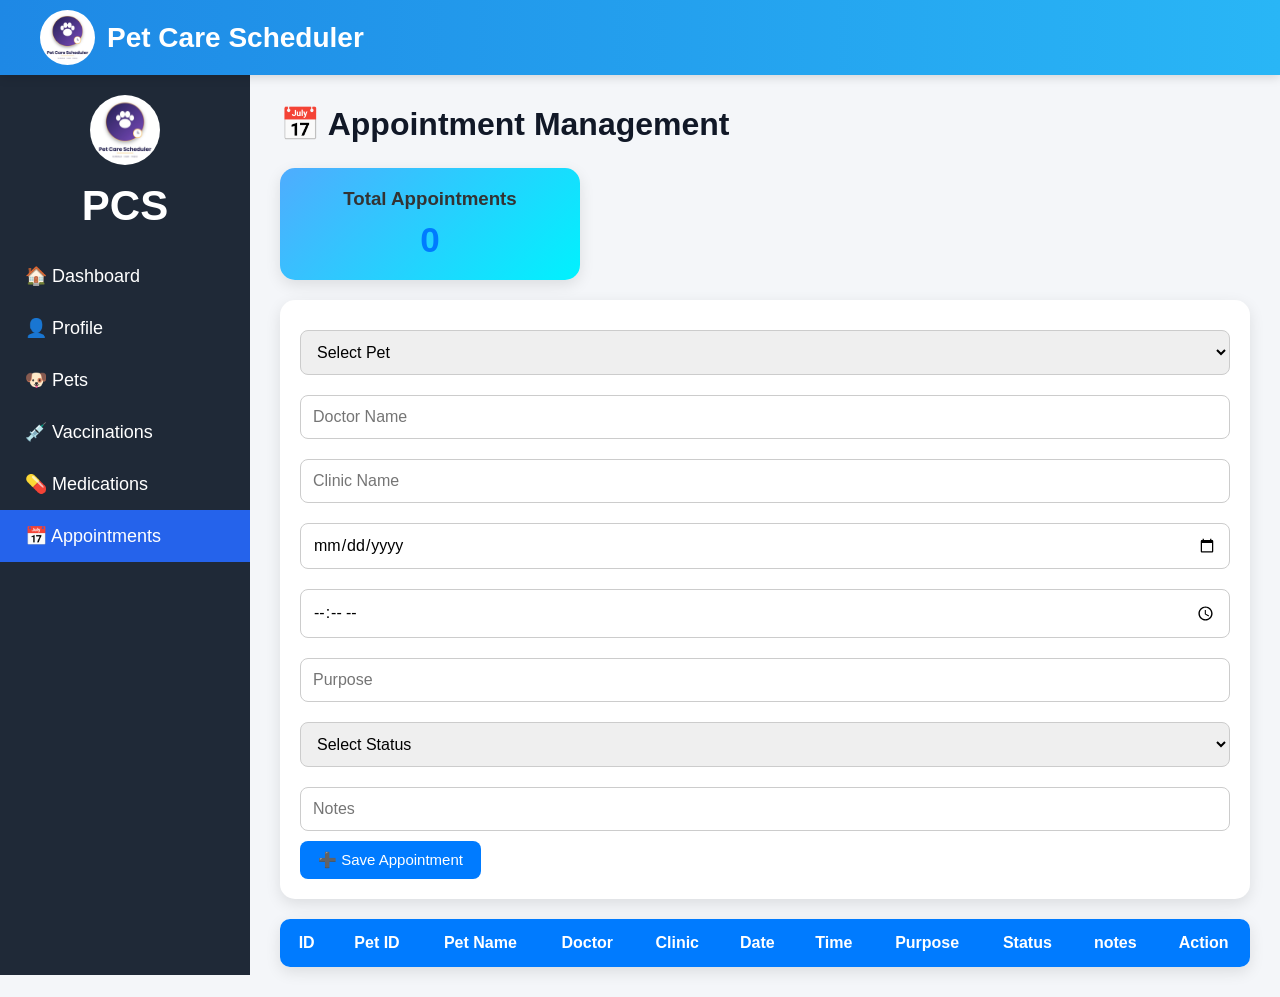
<file: frontend/appointments.html>
<!DOCTYPE html>
<html lang="en">
<head>
    <meta charset="UTF-8">
    <meta name="viewport" content="width=device-width, initial-scale=1.0">
    <title>Appointment Management</title>

    <link rel="stylesheet" href="css/style.css">
</head>

<body>

<header>
    <div class="header-logo">
        <img src="images/pcs-logo.jpeg">
        <span>Pet Care Scheduler</span>
    </div>
</header>

<div class="sidebar">

    <div class="logo">
    <img src="images/pcs-logo.jpeg" alt="PCS Logo">
    <h2>PCS</h2>
</div>

    <a href="dashboard.html">🏠 Dashboard</a>
    <a href="profile.html">👤 Profile</a>
    <a href="pets.html">🐶 Pets</a>
    <a href="vaccinations.html">💉 Vaccinations</a>
    <a href="medications.html">💊 Medications</a>
    <a href="appointments.html" class="active">📅 Appointments</a>

</div>

<div class="main">

    <h1>📅 Appointment Management</h1>

    <div class="card summary-card">
        <h3>Total Appointments</h3>
        <p id="totalAppointments">0</p>
    </div>

    <form id="appointmentForm">

        <input type="hidden" id="appointmentId">

        <select id="pet_id" required>
            <option value="">Select Pet</option>
        </select>

        <input
            type="text"
            id="doctor_name"
            placeholder="Doctor Name"
            required
        >

        <input
            type="text"
            id="clinic_name"
            placeholder="Clinic Name"
            required
        >

        <input
            type="date"
            id="appointment_date"
            required
        >

        <input
            type="time"
            id="appointment_time"
            required
        >

        <input
            type="text"
            id="purpose"
            placeholder="Purpose"
            required
        >

        <select id="status" required>
    <option value="">Select Status</option>
    <option value="Pending">Pending</option>
    <option value="Completed">Completed</option>
    <option value="Cancelled">Cancelled</option>
</select>

        <input
            type="text"
            id="notes"
            placeholder="Notes"
        >

        <button type="submit">
            ➕ Save Appointment
        </button>

    </form>

    <table>

        <thead>

            <tr>
                <th>ID</th>
                <th>Pet ID</th>
                <th>Pet Name</th>
                <th>Doctor</th>
                <th>Clinic</th>
                <th>Date</th>
                <th>Time</th>
                <th>Purpose</th>
                <th>Status</th>
                <th>notes</th>
                <th>Action</th>
            </tr>

        </thead>

        <tbody id="appointmentTable">

        </tbody>

    </table>

</div>

<script src="js/appointments.js"></script>

</body>
</html>
</file>
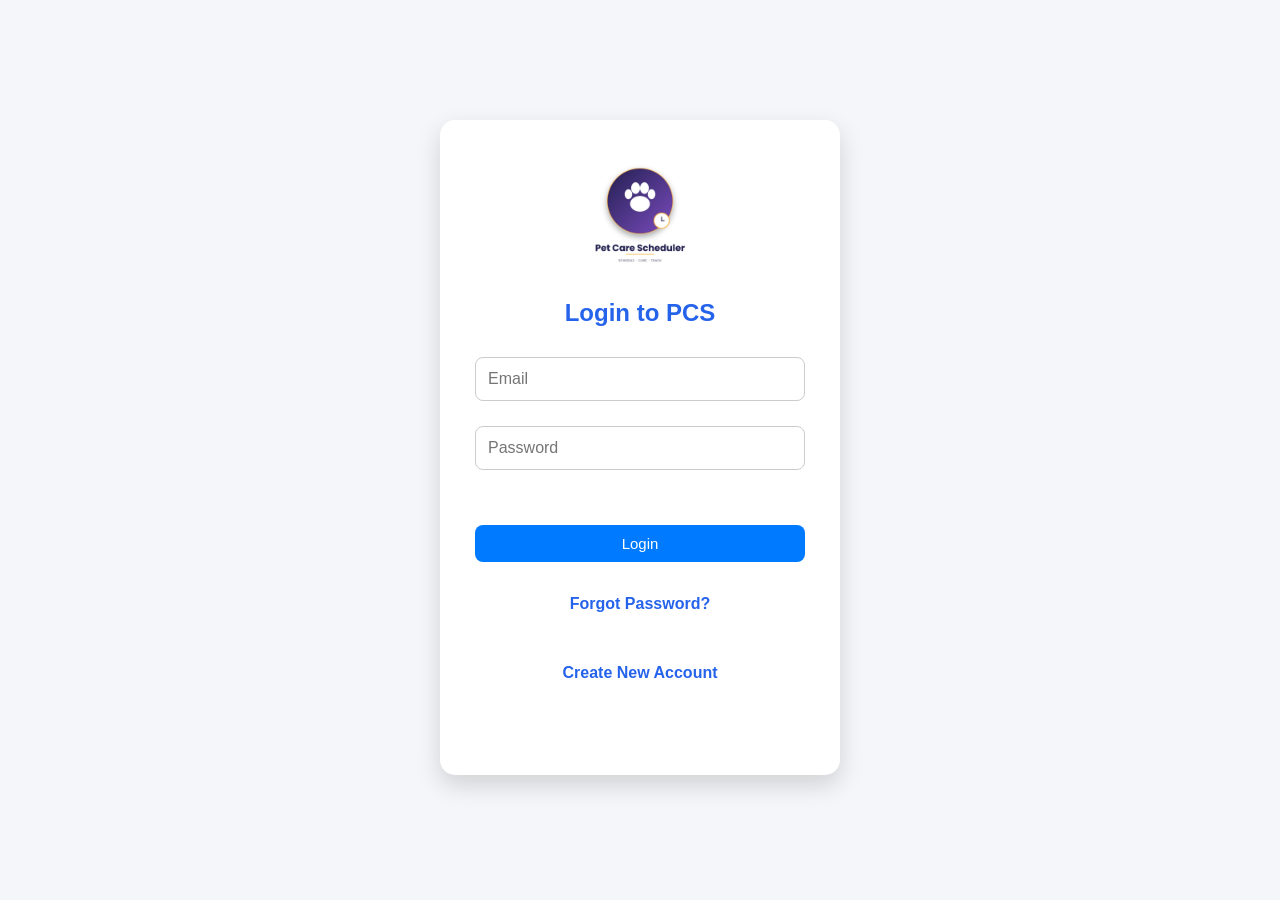
<file: frontend/dashboard.html>
<!DOCTYPE html>
<html lang="en">
<head>
    <meta charset="UTF-8">
    <meta name="viewport" content="width=device-width, initial-scale=1.0">
    <title>Pet Care Scheduler Dashboard</title>

    <link rel="stylesheet" href="css/style.css">
</head>

<body>

<header>
    <div class="header-logo">
        <img src="images/pcs-logo.jpeg">
        <span>Pet Care Scheduler</span>
    </div>
</header>
<div class="sidebar">

    <div class="logo">
    <img src="images/pcs-logo.jpeg" alt="PCS Logo">
    <h2>PCS</h2>
</div>

    <a href="dashboard.html" class="active">🏠 Dashboard</a>
    <a href="profile.html">👤 Profile</a>

    <a href="pets.html">🐶 Pets</a>
    <a href="vaccinations.html">💉 Vaccinations</a>
    <a href="medications.html">💊 Medications</a>
    <a href="appointments.html">📅 Appointments</a>

    <a href="#" onclick="logout()">
        🚪 Logout
    </a>

</div>

<div class="main">

    <h1>🐾 Pet Care Scheduler Dashboard</h1>

    <div class="welcome-user">
        Welcome, <span id="userName"></span> 👋
    </div>

    <div class="cards">


        <div class="card">
            <h3>🐶 My Pets</h3>
            <p id="totalPets">0</p>
        </div>

        <div class="card">
            <h3>💉 Vaccinations</h3>
            <p id="totalVaccinations">0</p>
        </div>

        <div class="card">
            <h3>💊 Medications</h3>
            <p id="totalMedications">0</p>
        </div>

        <div class="card">
            <h3>📅 Appointments</h3>
            <p id="totalAppointments">0</p>
        </div>

        <div class="card">
            <h3>📅 Today's Appointments</h3>
            <p id="todayAppointments">0</p>
        </div>

        <div class="card">
            <h3>💉 Today's Vaccinations</h3>
            <p id="todayVaccinations">0</p>
        </div>

        <div class="card">
            <h3>⏰ Upcoming Appointments</h3>
            <p id="upcomingAppointments">0</p>
        </div>

    </div>

    <div class="quick-actions">

    <a href="pets.html" class="action-btn">
        ➕ Add Pet
    </a>

    <a href="vaccinations.html" class="action-btn">
        💉 Add Vaccination
    </a>

    <a href="appointments.html" class="action-btn">
        📅 Add Appointment
    </a>

</div>

    <br><br>

    <h2>📅 Recent Appointments</h2>

    <table class="dashboard-table">

        <thead>
            <tr>
                <th>Pet</th>
                <th>Doctor</th>
                <th>Date</th>
            </tr>
        </thead>

        <tbody id="recentAppointments">

        </tbody>

    </table>

</div>

<script src="js/dashboard.js"></script>

</body>
</html>
</file>
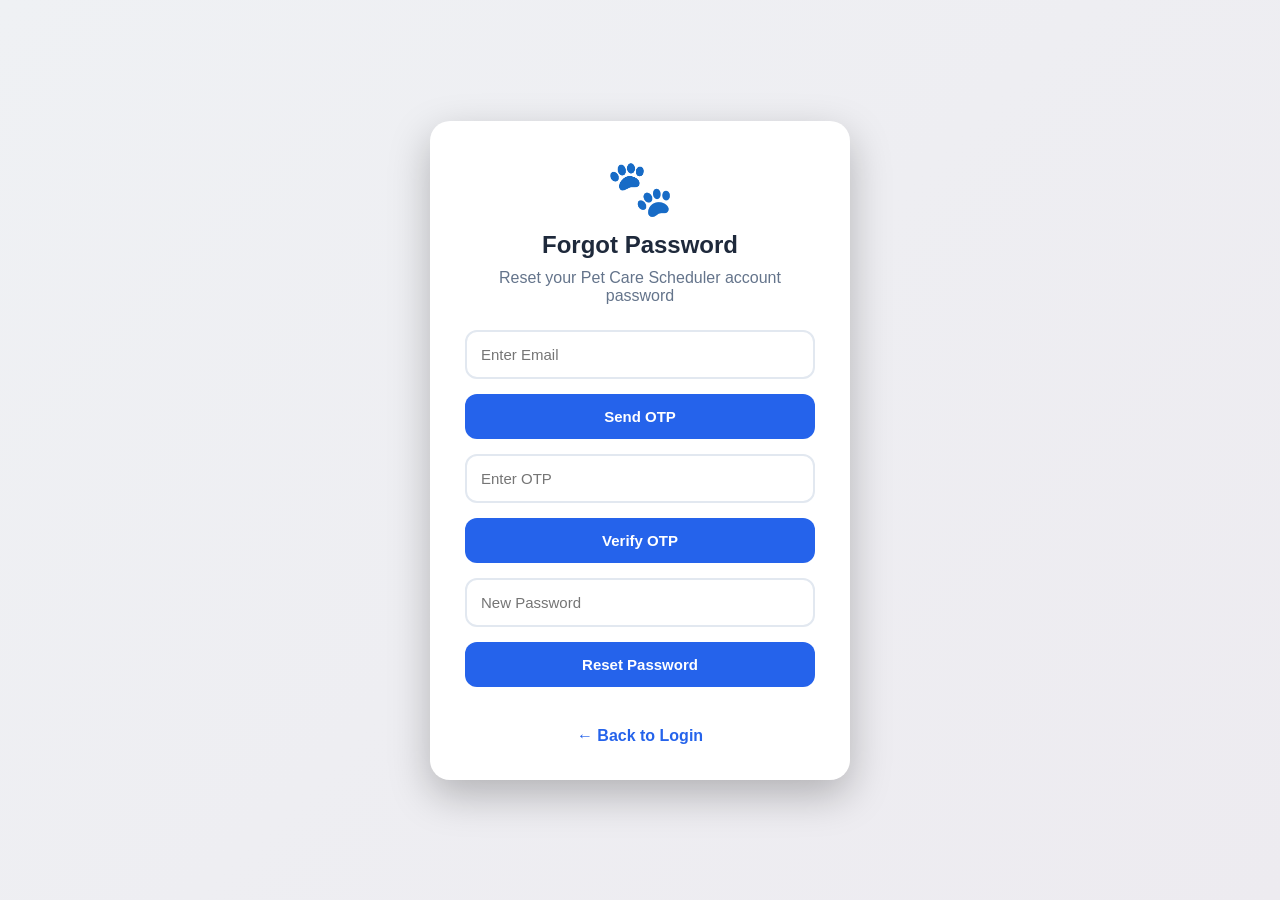
<file: frontend/forgot_password.html>
<!DOCTYPE html>
<html lang="en">

<head>
    <meta charset="UTF-8">
    <meta name="viewport" content="width=device-width, initial-scale=1.0">
    <title>Forgot Password</title>

    <link rel="stylesheet" href="css/forgot_password.css">
</head>

<body>

    <div class="card">

        <div class="logo">
            🐾
        </div>

        <h2>Forgot Password</h2>

        <p class="subtitle">
            Reset your Pet Care Scheduler account password
        </p>

        <input
            type="email"
            id="email"
            placeholder="Enter Email"
        >

        <button onclick="sendOTP()">
            Send OTP
        </button>

        <input
            type="text"
            id="otp"
            placeholder="Enter OTP"
        >

        <button onclick="verifyOTP()">
            Verify OTP
        </button>

        <input
            type="password"
            id="new_password"
            placeholder="New Password"
        >

        <button onclick="resetPassword()">
            Reset Password
        </button>

        <p id="message"></p>

        <a
            href="login.html"
            class="back-link"
        >
            ← Back to Login
        </a>

    </div>

    <script src="js/forgot_password.js"></script>

</body>
</html>
</file>
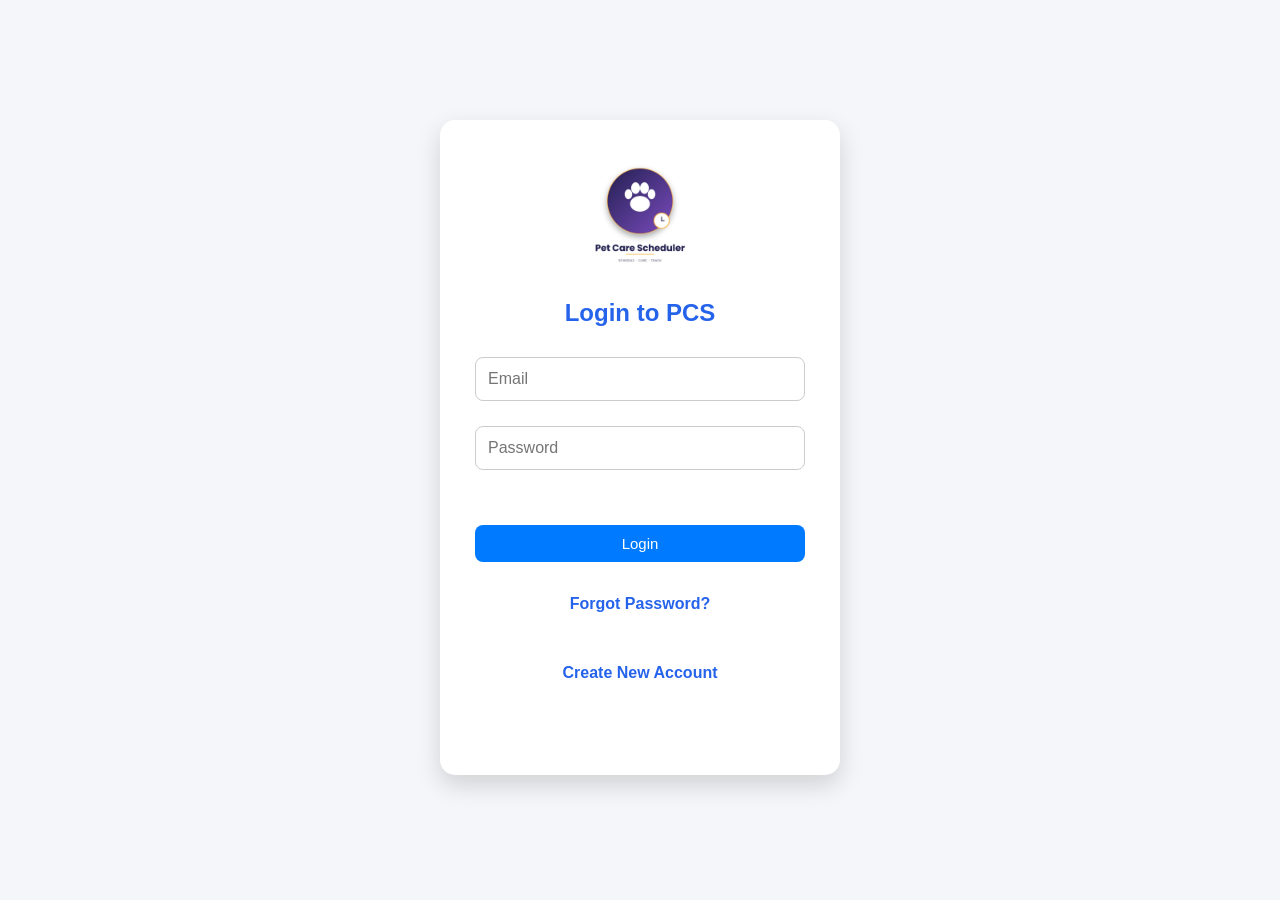
<file: frontend/login.html>
<!DOCTYPE html>
<html>
<head>
    <title>Login - Pet Care Scheduler</title>
    <link rel="stylesheet" href="css/style.css">
</head>
<body>

<div class="login-container">

    <div class="auth-logo">
        <img src="images/pcs-logo.jpeg" alt="PCS Logo">
    </div>

    <h2>Login to PCS</h2>

    <input
        type="email"
        id="email"
        placeholder="Email">

    <input
        type="password"
        id="password"
        placeholder="Password">
<div id="message"></div>
    <button onclick="loginUser()">
        Login
    </button>

<br><br>

<a href="forgot_password.html">
    Forgot Password?
</a>

<br><br>

<a href="register.html">
    Create New Account
</a>
    <p id="message"></p>

    <br>

</div>

<script src="js/login.js"></script>

</body>
</html>
</file>
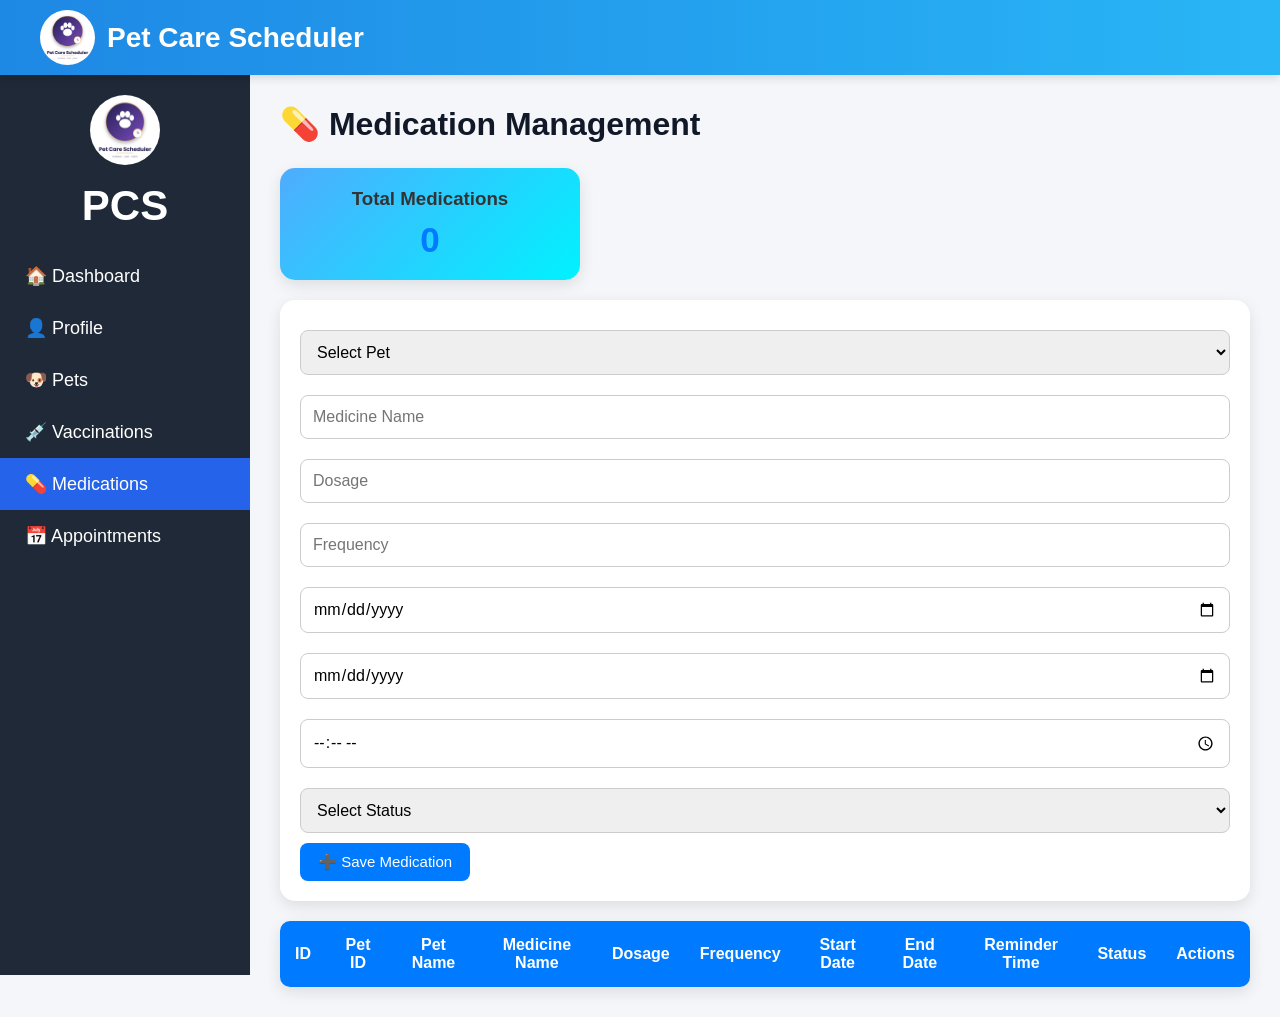
<file: frontend/medications.html>
<!DOCTYPE html>
<html lang="en">
<head>
    <meta charset="UTF-8">
    <meta name="viewport" content="width=device-width, initial-scale=1.0">
    <title>Medication Management</title>

    <link rel="stylesheet" href="css/style.css">
</head>
<body>

<header>
    <div class="header-logo">
        <img src="images/pcs-logo.jpeg">
        <span>Pet Care Scheduler</span>
    </div>
</header>
<div class="sidebar">

    <div class="logo">
    <img src="images/pcs-logo.jpeg" alt="PCS Logo">
    <h2>PCS</h2>
</div>

    <a href="dashboard.html">🏠 Dashboard</a>
    <a href="profile.html">👤 Profile</a>
    <a href="pets.html">🐶 Pets</a>
    <a href="vaccinations.html">💉 Vaccinations</a>
    <a href="medications.html" class="active">💊 Medications</a>
    <a href="appointments.html">📅 Appointments</a>

</div>

<div class="main">

    <h1>💊 Medication Management</h1>

    <div class="card summary-card">
        <h3>Total Medications</h3>
        <p id="totalMedications">0</p>
    </div>

    <form id="medicationForm">

        <input type="hidden" id="medicationId">

        <select id="pet_id" required>
            <option value="">Select Pet</option>
        </select>

        <input
            type="text"
            id="medicine_name"
            placeholder="Medicine Name"
            required
        >

        <input
            type="text"
            id="dosage"
            placeholder="Dosage"
            required
        >

        <input
            type="text"
            id="frequency"
            placeholder="Frequency"
            required
        >

        <input
            type="date"
            id="start_date"
            required
        >

        <input
            type="date"
            id="end_date"
            required
        >

        <input
            type="time"
            id="reminder_time"
            required
        >

        <select id="status" required>
    <option value="">Select Status</option>
    <option value="Pending">Pending</option>
    <option value="Completed">Completed</option>
    <option value="Cancelled">Cancelled</option>
</select>

        <button type="submit">
            ➕ Save Medication
        </button>

    </form>

    <table>

        <thead>
            <tr>
            <th>ID</th>
            <th>Pet ID</th>
            <th>Pet Name</th>
            <th>Medicine Name</th>
            <th>Dosage</th>
            <th>Frequency</th>
            <th>Start Date</th>
            <th>End Date</th>
            <th>Reminder Time</th>
            <th>Status</th>
            <th>Actions</th>
</tr>
        </thead>

        <tbody id="medicationTable">

        </tbody>

    </table>

</div>

<script src="js/medications.js"></script>

</body>
</html>
</file>
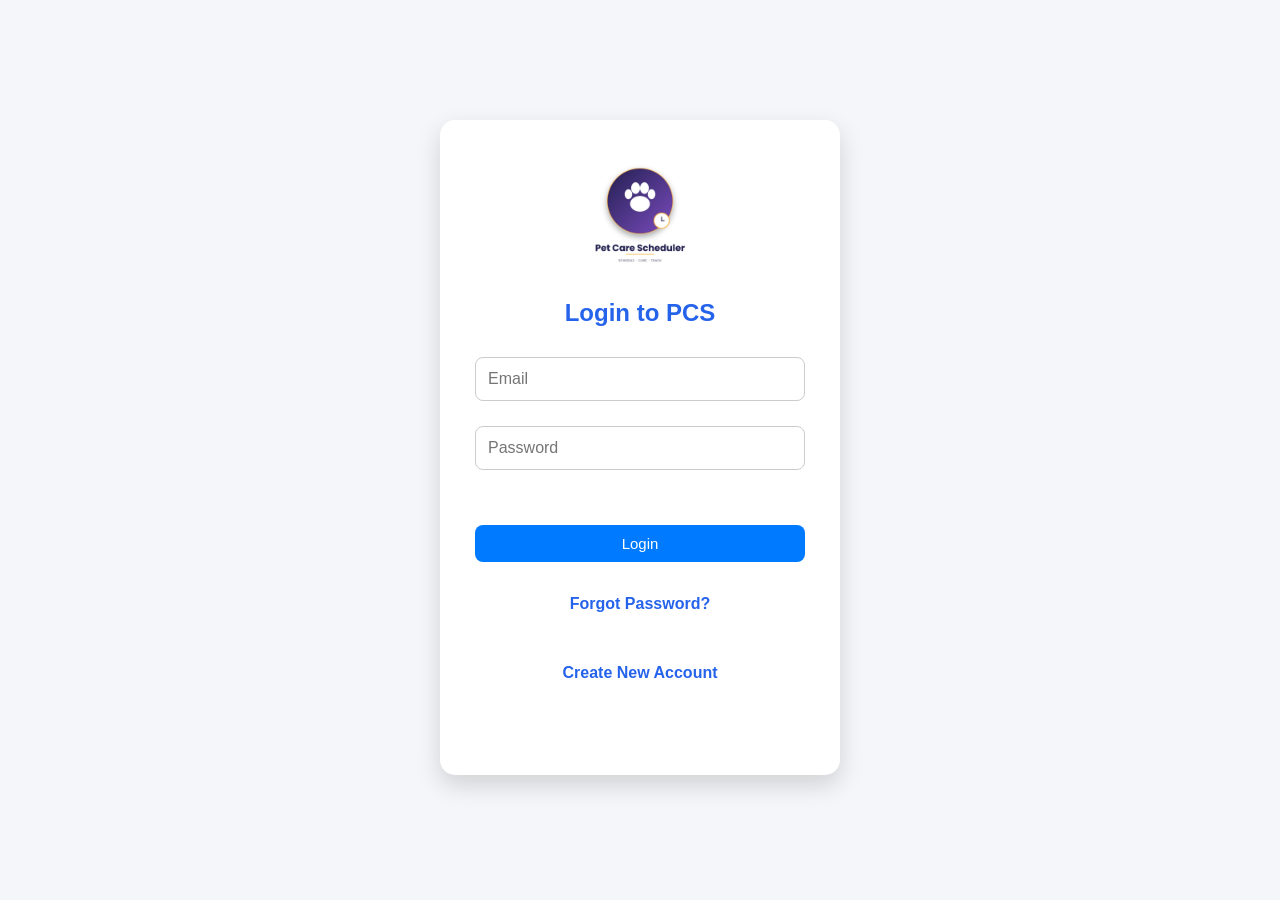
<file: frontend/profile.html>
<!DOCTYPE html>
<html lang="en">
<head>
    <meta charset="UTF-8">
    <meta name="viewport" content="width=device-width, initial-scale=1.0">
    <title>Profile - Pet Care Scheduler</title>

    <link rel="stylesheet" href="css/style.css">
</head>
<body>

<header>
    <div class="header-logo">
        <img src="images/pcs-logo.jpeg">
        <span>Pet Care Scheduler</span>
    </div>
</header>
<div class="sidebar">

    <div class="logo">
    <img src="images/pcs-logo.jpeg" alt="PCS Logo">
    <h2>PCS</h2>
</div>
    <a href="dashboard.html">🏠 Dashboard</a>
    <a href="profile.html" class="active">👤 Profile</a>

    <a href="pets.html">🐶 Pets</a>
    <a href="vaccinations.html">💉 Vaccinations</a>
    <a href="medications.html">💊 Medications</a>
    <a href="appointments.html">📅 Appointments</a>

    <a href="#" onclick="logout()">
        🚪 Logout
    </a>

</div>

<div class="main">

    <h1>👤 My Profile</h1>

    <div class="profile-card">

        <p>
            <strong>ID:</strong>
            <input
                type="text"
                id="userId"
                disabled
            >
        </p>

        <p>
            <strong>Full Name:</strong>
            <input
                type="text"
                id="fullName"
                disabled
            >
        </p>

        <p>
            <strong>Email:</strong>
            <input
                type="email"
                id="email"
                disabled
            >
        </p>

        <p>
            <strong>Phone:</strong>
            <input
                type="text"
                id="phone"
                disabled
            >
        </p>
        <div id="passwordSection" style="display:none;">

    <label>Current Password:</label>

    <input
        type="password"
        id="currentPassword"
        placeholder="Enter Current Password"
    >

</div>

        <br>

       <button id="editBtn">
    ✏️ Edit Profile
</button>

<button
    id="saveBtn"
    style="display:none;"
>
    💾 Save Changes
</button>

    </div>

</div>

<script src="js/profile.js"></script>

</body>
</html>
</file>
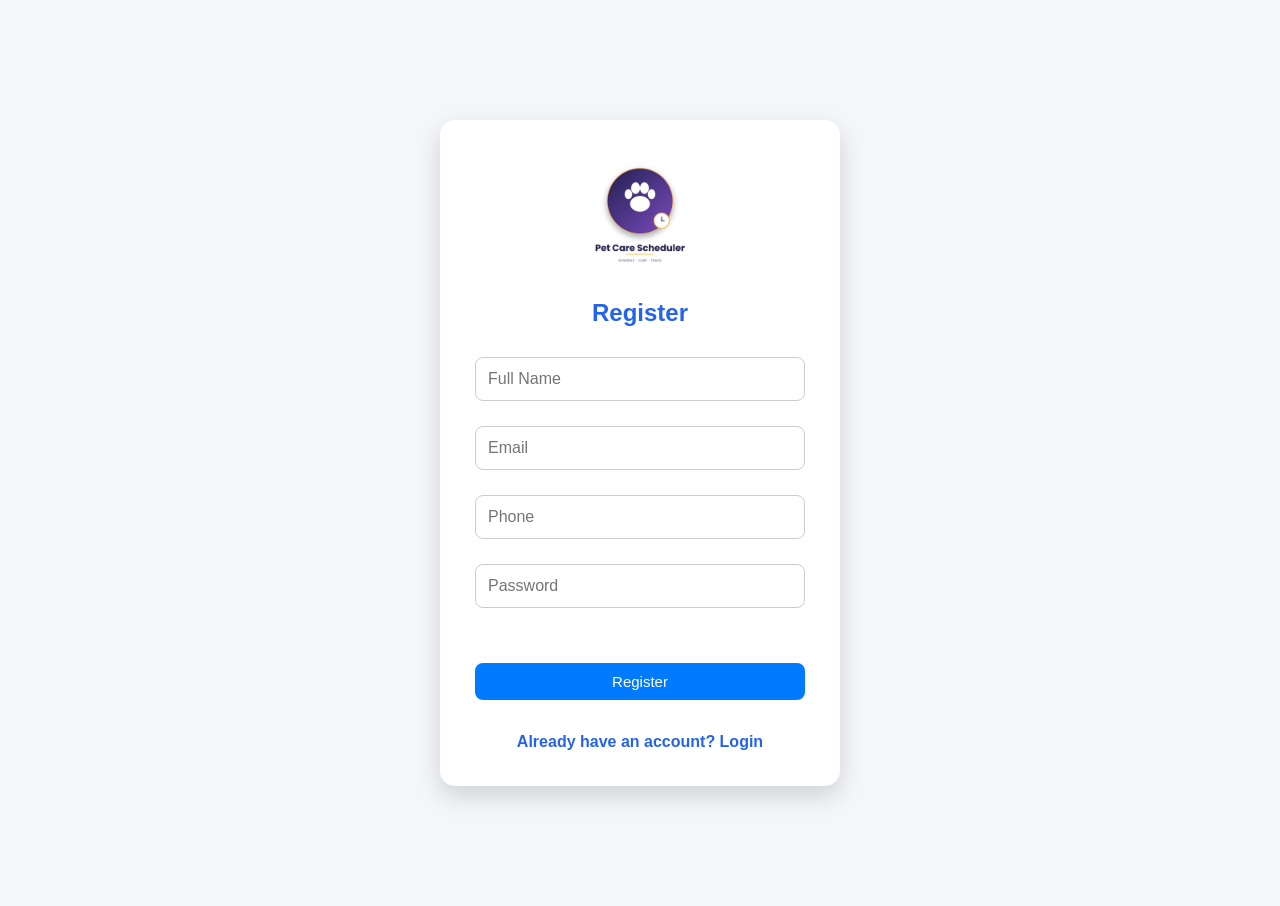
<file: frontend/register.html>
<!DOCTYPE html>
<html lang="en">
<head>
    <meta charset="UTF-8">
    <meta name="viewport" content="width=device-width, initial-scale=1.0">
    <title>Register</title>

    <link rel="stylesheet" href="css/style.css">
</head>
<body>

<div class="login-container">
<div class="auth-logo">
        <img src="images/pcs-logo.jpeg" alt="PCS Logo">
    </div>
    <h2>Register</h2>

    <input type="text" id="full_name" placeholder="Full Name">

    <input type="email" id="email" placeholder="Email">

    <input type="text" id="phone" placeholder="Phone">

    <input type="password" id="password" placeholder="Password">
    <div id="message"></div>


    <button onclick="registerUser()">
        Register
    </button>

    <br><br>

    <a href="login.html">
        Already have an account? Login
    </a>

</div>

<script src="js/register.js"></script>

</body>
</html>
</file>
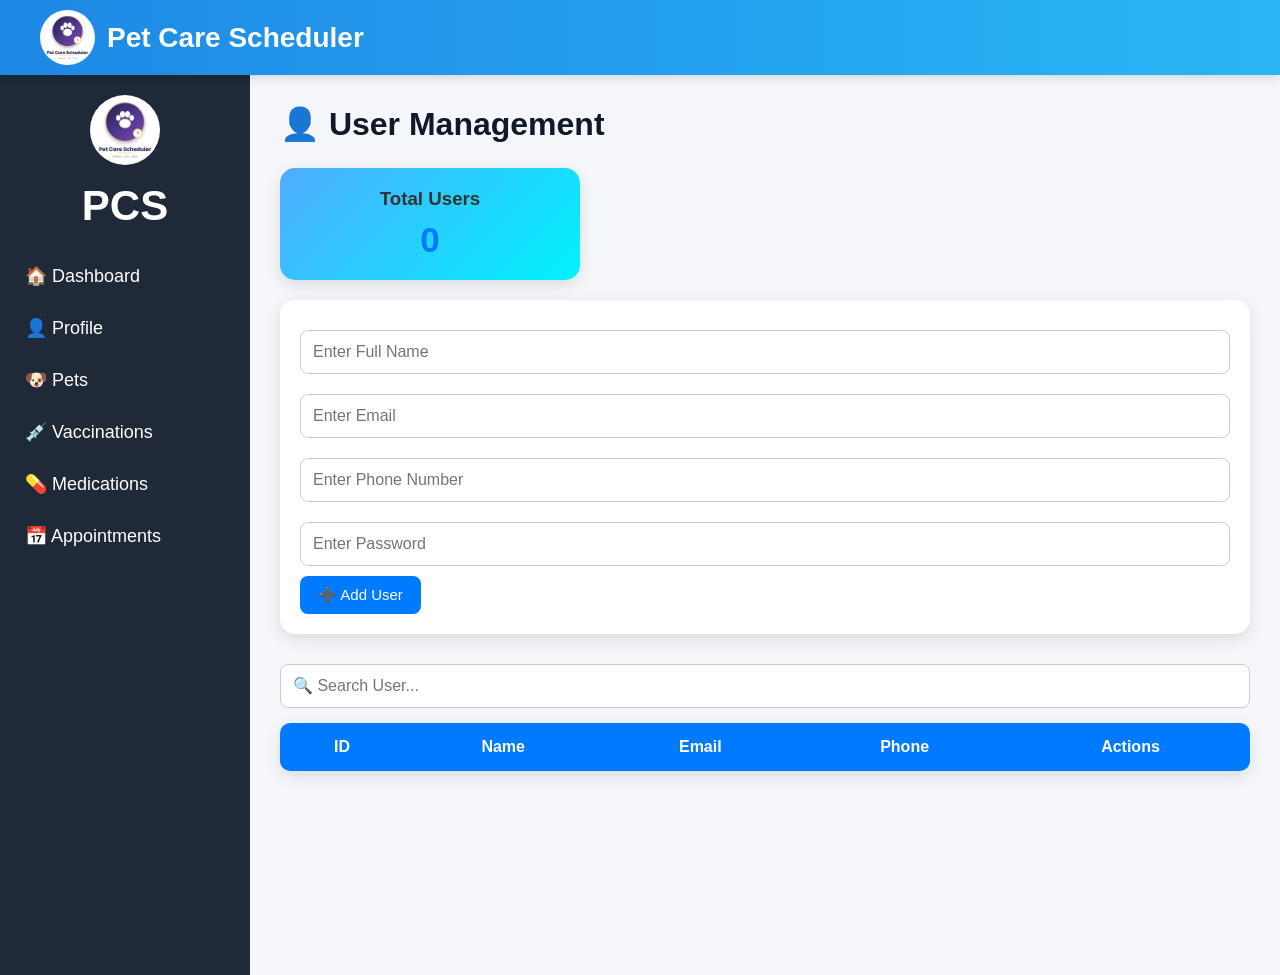
<file: frontend/users.html>
<!DOCTYPE html>
<html lang="en">
<head>
    <meta charset="UTF-8">
    <meta name="viewport" content="width=device-width, initial-scale=1.0">
    <title>Users - Pet Care Scheduler</title>

    <link rel="stylesheet" href="css/style.css">
</head>
<body>

<header>
    <div class="header-logo">
        <img src="images/pcs-logo.jpeg">
        <span>Pet Care Scheduler</span>
    </div>
</header>

<div class="sidebar">

    <div class="logo">
    <img src="images/pcs-logo.jpeg" alt="PCS Logo">
    <h2>PCS</h2>
</div>
    <a href="dashboard.html">🏠 Dashboard</a>
   <a href="profile.html">👤 Profile</a>
    <a href="pets.html">🐶 Pets</a>
    <a href="vaccinations.html">💉 Vaccinations</a>
    <a href="medications.html">💊 Medications</a>
    <a href="appointments.html">📅 Appointments</a>

</div>

<div class="main">

    <h1>👤 User Management</h1>

    <div class="card summary-card">
        <h3>Total Users</h3>
        <p id="totalUsers">0</p>
    </div>

    <form id="userForm">

        <input type="hidden" id="userId">

        <input
            type="text"
            id="name"
            placeholder="Enter Full Name"
            required
        >

        <input
            type="email"
            id="email"
            placeholder="Enter Email"
            required
        >

        <input
            type="text"
            id="phone"
            placeholder="Enter Phone Number"
            required
        >
        <input type="password" id="password" placeholder="Enter Password" required>


        <button type="submit" id="saveBtn">
            ➕ Add User
        </button>

    </form>

    <input
        type="text"
        id="searchUser"
        placeholder="🔍 Search User..."
    >

    <table>

        <thead>
            <tr>
                <th>ID</th>
                <th>Name</th>
                <th>Email</th>
                <th>Phone</th>
                <th>Actions</th>
            </tr>
        </thead>

        <tbody id="userTableBody">

        </tbody>

    </table>

</div>

<script src="js/users.js"></script>

</body>
</html>
</file>
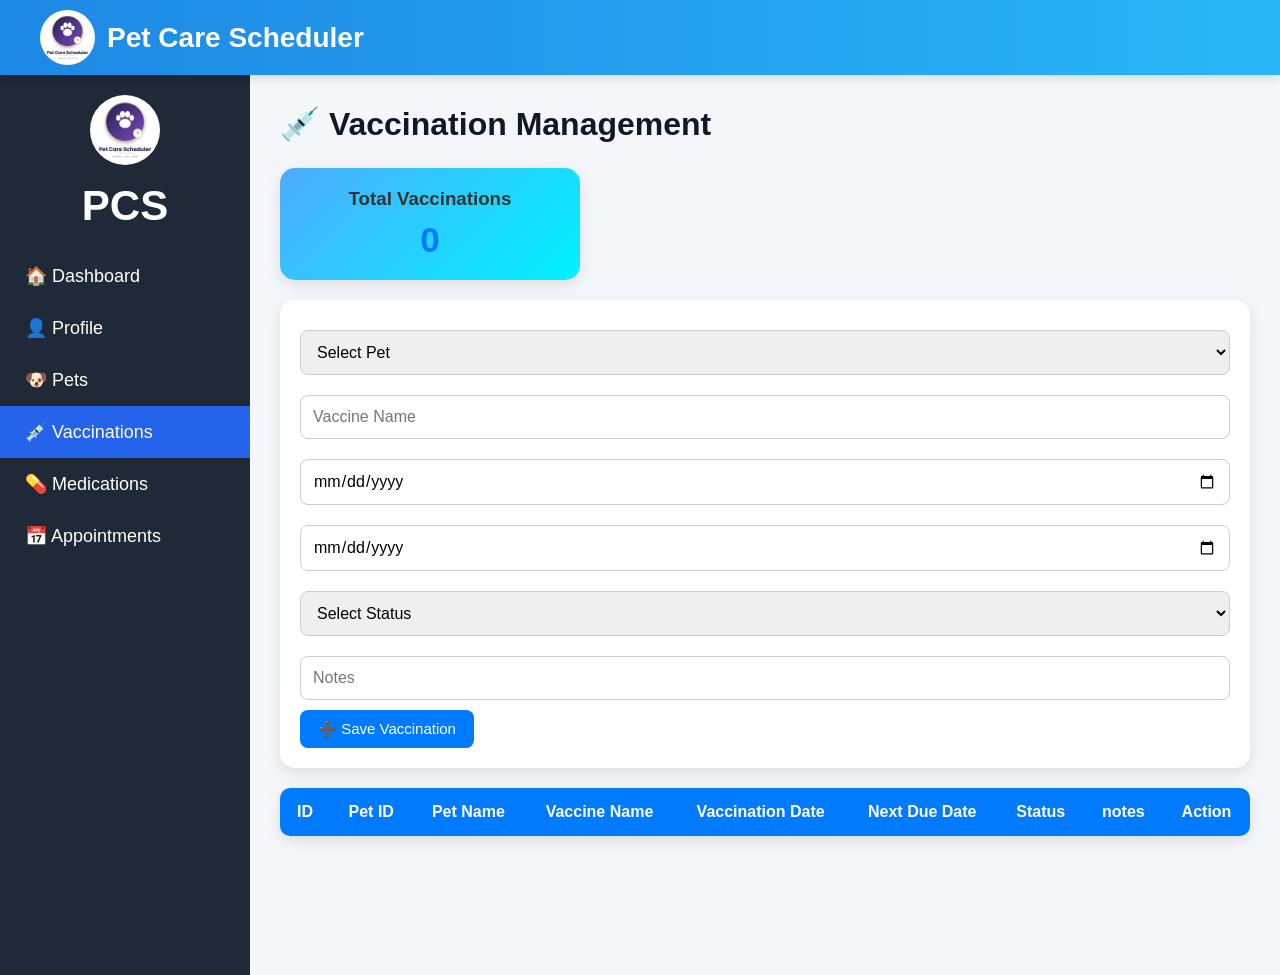
<file: frontend/vaccinations.html>
<!DOCTYPE html>
<html lang="en">
<head>
    <meta charset="UTF-8">
    <meta name="viewport" content="width=device-width, initial-scale=1.0">
    <title>Vaccination Management</title>

    <link rel="stylesheet" href="css/style.css">
</head>

<body>

<header>
    <div class="header-logo">
        <img src="images/pcs-logo.jpeg">
        <span>Pet Care Scheduler</span>
    </div>
</header>

<div class="sidebar">

    <div class="logo">
    <img src="images/pcs-logo.jpeg" alt="PCS Logo">
    <h2>PCS</h2>
</div>

    <a href="dashboard.html">🏠 Dashboard</a>
    <a href="profile.html">👤 Profile</a>
    <a href="pets.html">🐶 Pets</a>
    <a href="vaccinations.html" class="active">💉 Vaccinations</a>
    <a href="medications.html">💊 Medications</a>
    <a href="appointments.html">📅 Appointments</a>

</div>

<div class="main">

    <h1>💉 Vaccination Management</h1>

    <div class="card summary-card">
        <h3>Total Vaccinations</h3>
        <p id="totalVaccinations">0</p>
    </div>

    <form id="vaccinationForm">

    <input type="hidden" id="vaccinationId">

    <select id="pet_id" required>
        <option value="">
            Select Pet
        </option>
    </select>

    <input
        type="text"
        id="vaccine_name"
        placeholder="Vaccine Name"
        required
    >

    <input
        type="date"
        id="vaccination_date"
        required
    >

    <input
        type="date"
        id="next_due_date"
        required
    >

    <select id="status" required>
        <option value="">Select Status</option>
        <option value="Pending">Pending</option>
        <option value="Completed">Completed</option>
        <option value="Cancelled">Cancelled</option>
    </select>

    <input
        type="text"
        id="notes"
        placeholder="Notes"
    >

    <button type="submit">
        ➕ Save Vaccination
    </button>

</form>

    <table>

        <thead>

            <tr>
                <th>ID</th>
                <th>Pet ID</th>
                <th>Pet Name</th>
                <th>Vaccine Name</th>
                <th>Vaccination Date</th>
                <th>Next Due Date</th>
                <th>Status</th>
                <th>notes</th>
                <th>Action</th>
            </tr>

        </thead>

        <tbody id="vaccinationTable">

        </tbody>

    </table>

</div>

<script src="js/vaccinations.js"></script>

</body>
</html>
</file>
<file: frontend/css/style.css>
*{
    margin:0;
    padding:0;
    box-sizing:border-box;
    font-family:Arial, Helvetica, sans-serif;
}

body{
    background:#f4f7fb;
}

/* Header */
header{
    position:fixed;
    top:0;
    left:0;
    width:100%;
    height:75px;
    background:linear-gradient(
        90deg,
        #1e88e5,
        #29b6f6
    );

    display:flex;
    justify-content:space-between;
    align-items:center;

    padding:0 40px;

    color:white;
    font-size:22px;
    font-weight:bold;

    box-shadow:0 2px 10px rgba(0,0,0,0.15);
    z-index:1000;
}
/* Sidebar */

.sidebar{
    position:fixed;
    top:75px;
    left:0;
    width:250px;
    height:100%;
    background:#1f2937;
    overflow-y:auto;
}

.logo{
    color:white;
    text-align:center;
    padding:20px;
    font-size:28px;
}

.sidebar a{
    display:block;
    color:white;
    text-decoration:none;
    padding:15px 25px;
    font-size:18px;
    transition:0.3s;
}

.sidebar a:hover{
    background:#2563eb;
}

.sidebar .active{
    background:#2563eb;
}

/* Main Content */

.main,
.main-content{
    margin-left:250px;
    margin-top:75px;
    padding:30px;
    min-height:100vh;
}

.main h1,
.main-content h1{
    margin-bottom:25px;
    color:#111827;
}

/* Dashboard Cards */

.cards{
    display:grid;
    grid-template-columns:repeat(auto-fit,minmax(220px,1fr));
    gap:20px;
}

.card{
    background:white;
    padding:25px;
    border-radius:15px;
    text-align:center;
    box-shadow:0 5px 15px rgba(0,0,0,0.1);
    transition:0.3s;
}

.card:hover{
    transform:translateY(-5px);
}

.card h3{
    margin-bottom:10px;
    color:#333;
}

.card p{
    font-size:35px;
    font-weight:bold;
    color:#007bff;
}

.summary-card{
    max-width:300px;
    margin-bottom:20px;
}

/* Forms */

form{
    background:white;
    padding:20px;
    border-radius:15px;
    box-shadow:0 5px 15px rgba(0,0,0,0.1);
    margin-bottom:20px;
}

input,
select,
textarea{
    width:100%;
    padding:12px;
    margin:10px 0;
    border:1px solid #ccc;
    border-radius:8px;
    font-size:16px;
}

/* Buttons */

button{
    background:#007bff;
    color:white;
    border:none;
    padding:10px 18px;
    border-radius:8px;
    cursor:pointer;
    font-size:15px;
    transition:0.3s;
}

button:hover{
    background:#0056b3;
}

/* Search Box */

#searchUser{
    margin-bottom:15px;
}

/* Tables */

table{
    width:100%;
    border-collapse:collapse;
    background:white;
    box-shadow:0 5px 15px rgba(0,0,0,0.1);
    border-radius:10px;
    overflow:hidden;
}

th{
    background:#007bff;
    color:white;
    padding:15px;
}

td{
    padding:12px;
    text-align:center;
    border-bottom:1px solid #ddd;
}

tr:hover{
    background:#f5f5f5;
}

/* Action Buttons */

td button{
    margin:2px;
}

/* Responsive */

@media(max-width:768px){

    .sidebar{
        position:relative;
        width:100%;
        height:auto;
        top:0;
    }

    .main,
    .main-content{
        margin-left:0;
        margin-top:20px;
        padding:15px;
    }

    .cards{
        grid-template-columns:1fr;
    }

    table{
        display:block;
        overflow-x:auto;
    }

    header{
        font-size:22px;
    }
}

@media(max-width:500px){

    .card h3{
        font-size:18px;
    }

    .card p{
        font-size:28px;
    }

    input,
    button{
        font-size:14px;
    }
}
/* Reset */
*{
    margin:0;
    padding:0;
    box-sizing:border-box;
    font-family:Arial, sans-serif;
}

/* Body */
body{
    background:#f4f6f9;
}

/* Header */

.badge{
    padding:6px 12px;
    border-radius:20px;
    color:white;
    font-weight:bold;
}

.pending{
    background:#f59e0b;
}

.completed{
    background:#22c55e;
}

.cancelled{
    background:#ef4444;
}
.card {
    background: linear-gradient(135deg, #4facfe, #00f2fe);
    color: white;
    border-radius: 15px;
    padding: 20px;
    text-align: center;
    transition: 0.3s;
}

.card:hover {
    transform: translateY(-5px);
}
.quick-actions{
    margin-top:20px;
    margin-bottom:30px;
}

.action-btn{
    display:inline-block;
    padding:12px 20px;
    margin-right:10px;
    background:#1877f2;
    color:white;
    text-decoration:none;
    border-radius:8px;
    transition:0.3s;
}

.action-btn:hover{
    background:#0d5ed7;
}

.dashboard-table{
    width:100%;
    border-collapse:collapse;
    background:white;
    border-radius:10px;
    overflow:hidden;
}

.dashboard-table th{
    background:#1877f2;
    color:white;
    padding:12px;
}

.dashboard-table td{
    padding:12px;
    border-bottom:1px solid #ddd;
}

footer{
    text-align:center;
    margin-top:30px;
    padding:20px;
    color:#666;
}
.login-container{
    width:400px;
    margin:100px auto;
    background:white;
    padding:30px;
    border-radius:15px;
    box-shadow:0 5px 15px rgba(0,0,0,0.2);
}

.login-container h2{
    text-align:center;
    margin-bottom:20px;
}

.login-container button{
    width:100%;
}
.welcome-user{
    background:white;
    padding:15px;
    border-radius:10px;
    margin-bottom:20px;
    font-size:18px;
    font-weight:bold;
    box-shadow:0 2px 10px rgba(0,0,0,0.1);
}
.profile-card{
    background:white;
    padding:25px;
    border-radius:12px;
    box-shadow:0 2px 10px rgba(0,0,0,0.1);
    max-width:500px;
}

.profile-card p{
    font-size:18px;
    margin:15px 0;
}
/* ===== Login Button ===== */

.login-btn{
    background:white;
    color:#2563eb;
    text-decoration:none;
    padding:10px 20px;
    border-radius:8px;
    font-weight:600;
    transition:0.3s;
}

.login-btn:hover{
    background:#e2e8f0;
}

/* ===== Logout Button ===== */

.logout-btn{
    display:block;
    background:#ef4444;
    color:white !important;
    margin:20px;
    text-align:center;
    border-radius:8px;
}

.logout-btn:hover{
    background:#dc2626 !important;
}

/* ===== Welcome Box ===== */

.welcome-box{
    background:white;
    padding:25px;
    border-radius:12px;
    margin-top:25px;
    margin-bottom:25px;
    box-shadow:0 2px 10px rgba(0,0,0,0.1);
}

.welcome-box h2{
    margin-bottom:10px;
    color:#111827;
}

.welcome-box p{
    color:#6b7280;
    line-height:1.6;
}

/* ===== Dashboard Table ===== */

.dashboard-table{
    margin-top:20px;
    width:100%;
}

.dashboard-table th{
    background:#2563eb;
}

/* ===== Profile Card ===== */

.profile-card{
    background:white;
    padding:25px;
    border-radius:12px;
    box-shadow:0 2px 10px rgba(0,0,0,0.1);
    max-width:500px;
}

.profile-card p{
    font-size:18px;
    margin:15px 0;
}

/* ===== Better Login Page ===== */

.login-container{
    width:400px;
    margin:120px auto;
    background:white;
    padding:35px;
    border-radius:15px;
    box-shadow:0 10px 25px rgba(0,0,0,0.15);
}

.login-container input{
    margin-bottom:15px;
}

.login-container button{
    width:100%;
}
.login-btn{
    background:white;
    color:#2563eb;
    text-decoration:none;

    padding:10px 20px;
    border-radius:10px;

    font-size:18px;
    font-weight:bold;

    transition:0.3s;
}

.login-btn:hover{
    background:#f1f5f9;
    transform:translateY(-2px);
}
.header-logo{
    font-size:32px;
    font-weight:bold;
}
/* FINAL LOGIN BUTTON FIX */

.login-btn{
    display:inline-block !important;

    background:white !important;
    color:#2563eb !important;

    text-decoration:none !important;

    padding:12px 25px !important;

    border-radius:10px !important;

    font-size:18px !important;
    font-weight:bold !important;

    border:none !important;

    box-shadow:0 2px 10px rgba(0,0,0,0.15) !important;

    transition:0.3s !important;
}

.login-btn:hover{
    background:#f1f5f9 !important;
    color:#2563eb !important;
}
.header-logo{
    font-size:32px;
    font-weight:bold;
}

header{
    display:flex;
    justify-content:space-between;
    align-items:center;
    padding:0 40px;
}

.login-btn{
    display:inline-block;
    background:white;
    color:#2563eb;
    text-decoration:none;
    padding:12px 25px;
    border-radius:10px;
    font-size:18px;
    font-weight:bold;
}
.view-btn{
    background:#2563eb;
    color:white;
    margin-right:5px;
}

.view-btn:hover{
    background:#1d4ed8;
}
.history-card{
    background:#ffffff;
    border-left:5px solid #2563eb;
    padding:15px;
    margin:10px 0;
    border-radius:12px;
    box-shadow:0 3px 10px rgba(0,0,0,0.08);
}

.history-card b{
    color:#2563eb;
}
/* =========================================
   PET PROFILE PAGE UI
========================================= */

.profile-card{
    background:#ffffff;
    border-radius:20px;
    padding:30px;
    max-width:1000px;
    box-shadow:0 10px 30px rgba(0,0,0,0.08);
}

.pet-header{
    display:flex;
    align-items:center;
    gap:20px;
    margin-bottom:25px;
    padding-bottom:20px;
    border-bottom:1px solid #e5e7eb;
}

.pet-avatar{
    width:100px;
    height:100px;
    border-radius:50%;
    background:linear-gradient(
        135deg,
        #2563eb,
        #38bdf8
    );

    display:flex;
    justify-content:center;
    align-items:center;

    font-size:42px;
    color:white;

    box-shadow:0 5px 15px rgba(37,99,235,0.3);
}

.pet-info h2{
    font-size:32px;
    color:#111827;
    margin-bottom:8px;
}

.pet-info p{
    color:#6b7280;
    font-size:16px;
}

/* PET STATS */

.pet-stats{
    display:grid;
    grid-template-columns:
    repeat(auto-fit,minmax(220px,1fr));
    gap:20px;
    margin-top:25px;
    margin-bottom:25px;
}

.stat-card{
    padding:25px;
    border-radius:16px;
    color:white;
    text-align:center;
    transition:0.3s;
}

.stat-card:hover{
    transform:translateY(-5px);
}

.vaccine-card{
    background:linear-gradient(
        135deg,
        #3b82f6,
        #06b6d4
    );
}

.medication-card{
    background:linear-gradient(
        135deg,
        #10b981,
        #22c55e
    );
}

.appointment-card{
    background:linear-gradient(
        135deg,
        #8b5cf6,
        #a855f7
    );
}

.stat-card h3{
    margin-bottom:10px;
    font-size:18px;
}

.stat-card p{
    font-size:38px;
    font-weight:bold;
}

/* PET DETAILS */

.profile-section{
    background:#f8fafc;
    padding:25px;
    border-radius:15px;
    margin-top:20px;
}

.profile-section h3{
    color:#2563eb;
    margin-bottom:15px;
}

.profile-section p{
    margin-bottom:12px;
    font-size:17px;
}

/* HISTORY TITLES */

.history-title{
    margin-top:30px;
    margin-bottom:15px;
    color:#2563eb;
    font-size:24px;
}

/* HISTORY CARDS */

.history-card{
    background:white;
    border-left:5px solid #2563eb;
    padding:18px;
    margin-bottom:15px;
    border-radius:12px;
    box-shadow:0 4px 12px rgba(0,0,0,0.08);
}

.history-card b{
    color:#2563eb;
}

.history-card:hover{
    transform:translateX(5px);
    transition:0.3s;
}

/* PET HEALTH STATUS */

.health-badge{
    display:inline-block;
    padding:8px 15px;
    border-radius:20px;
    color:white;
    font-weight:bold;
    margin-top:10px;
}

.healthy{
    background:#22c55e;
}

.warning{
    background:#f59e0b;
}

.danger{
    background:#ef4444;
}
.pet-photo{
    width:120px;
    height:120px;
    border-radius:50%;
    object-fit:cover;
    border:4px solid #2563eb;
}
.logo{
    text-align:center;
    padding:20px;
}

.logo img{
    width:70px;
    height:70px;
    border-radius:50%;
    margin-bottom:10px;
}

.logo h2{
    color:white;
}
.header-logo{
    display:flex;
    align-items:center;
    gap:12px;
    color:white;
    font-size:28px;
    font-weight:bold;
}

.header-logo img{
    width:55px;
    height:55px;
    object-fit:cover;
    border-radius:50%;
}
.auth-logo{
    text-align:center;
    margin-bottom:20px;
}

.auth-logo img{
    width:120px;
    height:120px;
    object-fit:contain;
}

.login-container h2{
    text-align:center;
    color:#2563eb;
    margin-bottom:20px;
}

.login-container a{
    display:block;
    text-align:center;
    margin-top:15px;
    text-decoration:none;
    color:#2563eb;
    font-weight:bold;
}
.health-score-card{
    background:linear-gradient(
        135deg,
        #22c55e,
        #16a34a
    );

    color:white;

    text-align:center;

    padding:20px;

    border-radius:15px;

    margin:20px 0;

    box-shadow:0 5px 15px rgba(
        0,
        0,
        0,
        0.15
    );
}

.health-score-card h2{
    font-size:40px;
    margin-top:10px;
}
.health-badge{
    display:inline-block;
    padding:8px 15px;
    background:#18e980;
    color:white;
    border-radius:20px;
    font-weight:bold;
    font-size:14px;
}
.health-badge{
    display:inline-block;
    background:#22c55e;
    color:white;
    padding:10px 20px;
    border-radius:25px;
    font-size:18px;
    font-weight:bold;
    margin-top:15px;
}
.pet-info{
    display:flex;
    flex-direction:column;
    justify-content:center;
}
.health-badge{
    display:inline-block;
    padding:10px 20px;
    border-radius:25px;
    font-weight:bold;
    margin-top:15px;
    color:white;
}

#healthMessage{
    margin-top:10px;
    font-size:14px;
    font-weight:bold;
    color:#555;
}

.health-score-card{
    background:#22c55e;
    color:white;
    padding:15px;
    border-radius:15px;
    margin:10px 0;
    width:180px;
    text-align:center;
}
.health-badge{
    display:inline-block;
    padding:10px 20px;
    border-radius:25px;
    font-weight:bold;
    margin-top:10px;
}
#message{
    margin:10px 0;
    padding:10px;
    border-radius:5px;
}

.error{
    background:#f8d7da;
    color:#721c24;
}

.success{
    background:#d4edda;
    color:#155724;
}
/* Mobile Responsive */

@media screen and (max-width: 768px){

    header{
        padding: 0 15px;
        font-size: 18px;
    }

    .header-logo{
        font-size: 20px;
    }

    .header-logo img{
        width:40px;
        height:40px;
    }

    .sidebar{
        width:100%;
        position:relative;
        top:0;
        height:auto;
    }

    .main,
    .main-content{
        margin-left:0;
        margin-top:20px;
        padding:15px;
    }

    .cards,
    .pet-stats{
        grid-template-columns:1fr;
    }

    .login-container{
        width:95%;
        margin:30px auto;
    }

    .profile-card{
        padding:15px;
    }

    .pet-header{
        flex-direction:column;
        text-align:center;
    }

    .pet-avatar,
    .pet-photo{
        width:80px;
        height:80px;
    }

    table{
        display:block;
        overflow-x:auto;
        white-space:nowrap;
    }

    input,
    select,
    textarea,
    button{
        width:100%;
    }

    .action-btn{
        display:block;
        margin:10px 0;
        text-align:center;
    }
}

@media screen and (max-width: 480px){

    .card p{
        font-size:24px;
    }

    .pet-info h2{
        font-size:24px;
    }

    .stat-card p{
        font-size:28px;
    }

    .logo h2{
        font-size:18px;
    }
}
</file>
<file: frontend/css/forgot_password.css>
*{
    margin:0;
    padding:0;
    box-sizing:border-box;
    font-family:'Segoe UI',sans-serif;
}

body{
    min-height:100vh;
    display:flex;
    justify-content:center;
    align-items:center;
    background:linear-gradient(
        135deg,
        #eff1f4,
        #edebf0
    );
}

.card{
    width:420px;
    background:white;
    padding:35px;
    border-radius:20px;
    box-shadow:
        0 15px 40px rgba(0,0,0,0.25);

    display:flex;
    flex-direction:column;
}

.logo{
    font-size:55px;
    text-align:center;
    margin-bottom:10px;
}

h2{
    text-align:center;
    color:#1e293b;
    margin-bottom:10px;
}

.subtitle{
    text-align:center;
    color:#64748b;
    margin-bottom:25px;
}

input{
    width:100%;
    padding:14px;
    margin-bottom:15px;

    border:2px solid #e2e8f0;
    border-radius:12px;

    font-size:15px;
}

input:focus{
    outline:none;
    border-color:#2563eb;
}

button{
    width:100%;
    padding:14px;

    border:none;
    border-radius:12px;

    background:#2563eb;
    color:white;

    font-size:15px;
    font-weight:600;

    cursor:pointer;

    margin-bottom:15px;

    transition:0.3s;
}

button:hover{
    background:#1d4ed8;
    transform:translateY(-2px);
}

#message{
    text-align:center;
    font-weight:bold;
    margin-top:10px;
}

.success{
    color:green;
}

.error{
    color:red;
}

.back-link{
    text-align:center;
    text-decoration:none;
    color:#2563eb;
    font-weight:600;
    margin-top:15px;
}

.back-link:hover{
    text-decoration:underline;
}

@media(max-width:500px){

    .card{
        width:90%;
        padding:25px;
    }

}
</file>
